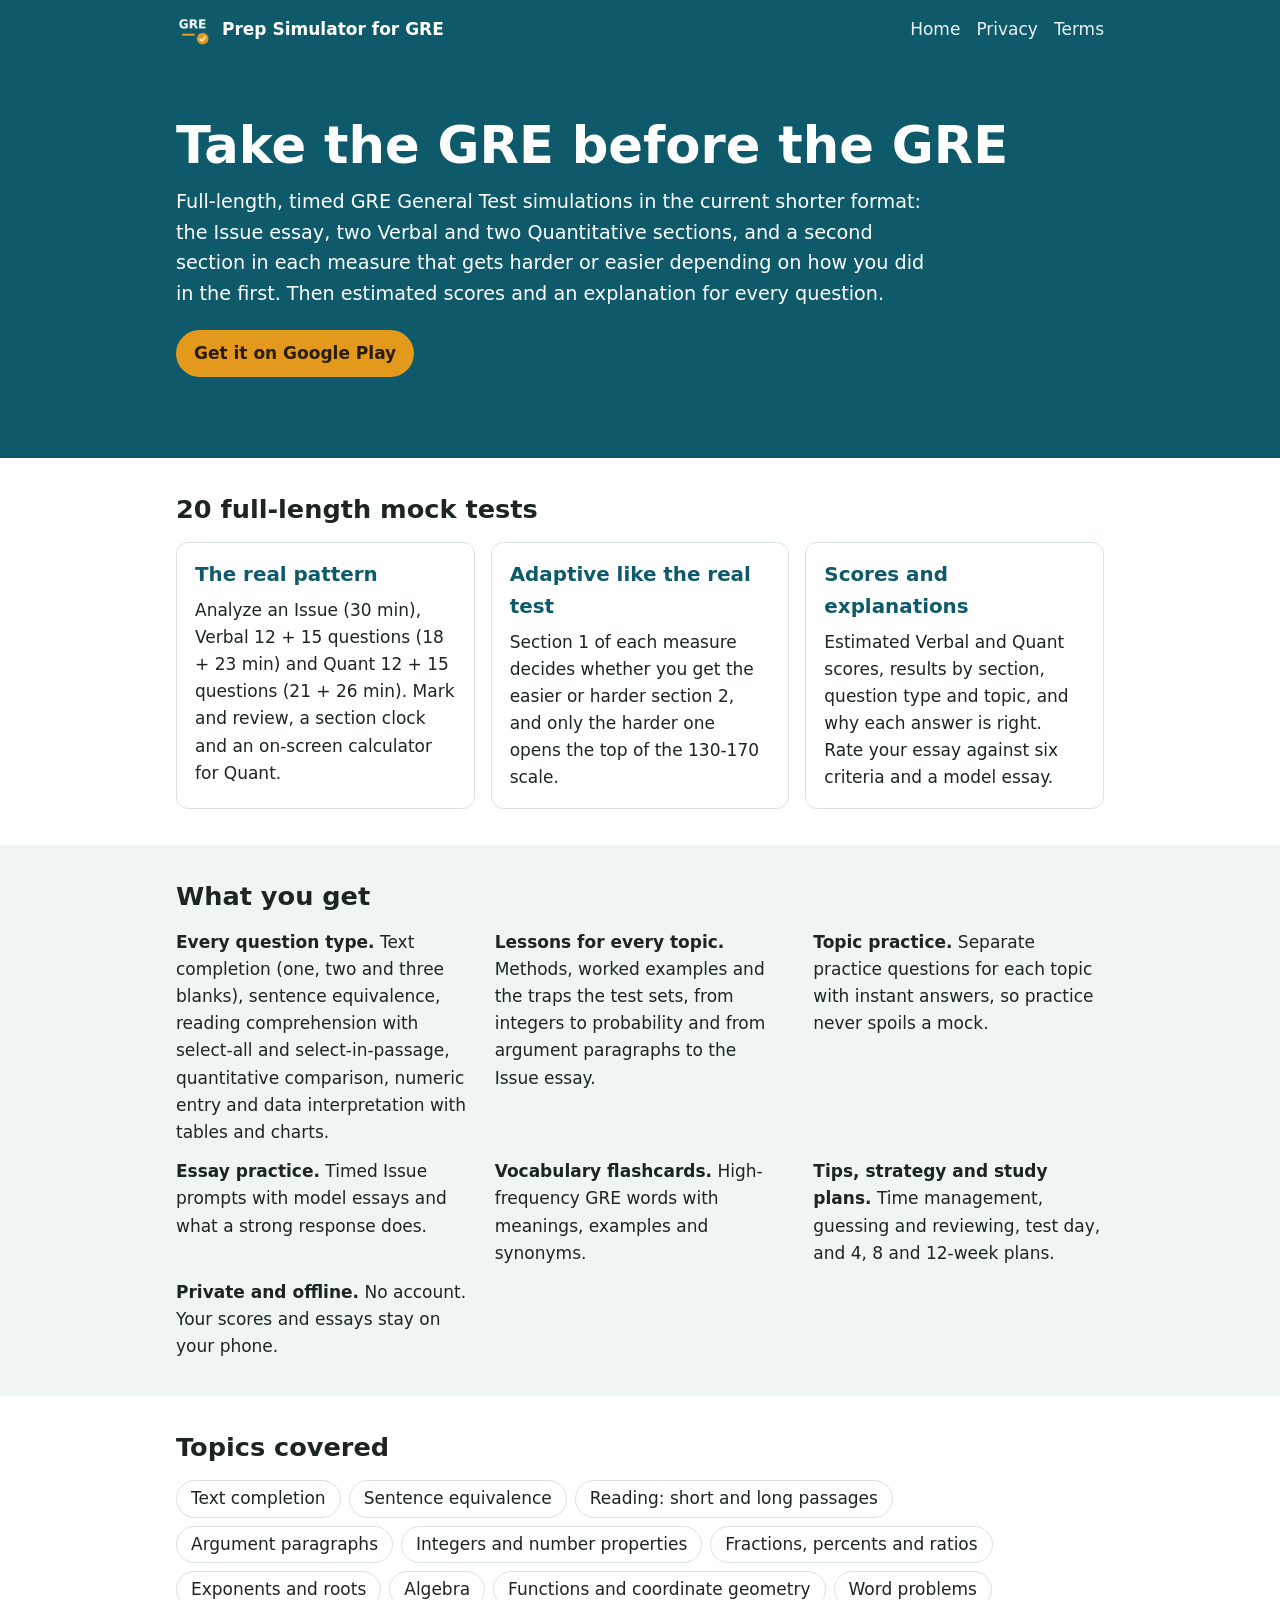
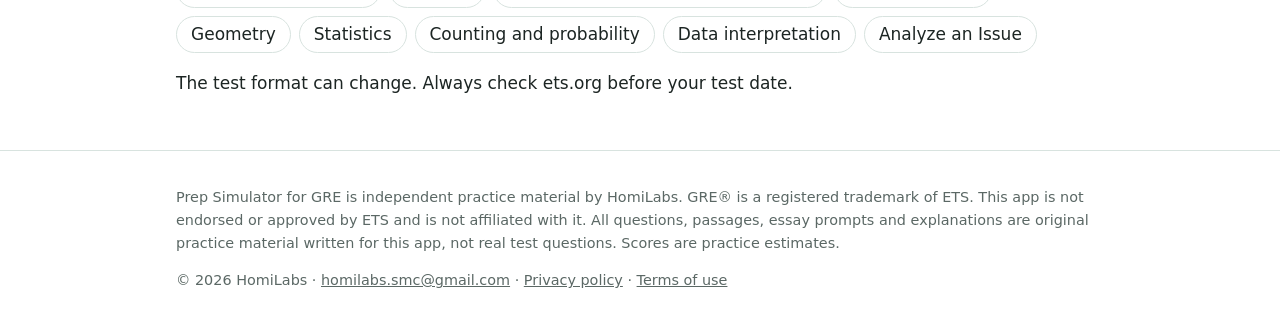
<file: index.html>
<!doctype html>
<html lang="en">
<head>
<meta charset="utf-8">
<meta name="viewport" content="width=device-width, initial-scale=1">
<title>Prep Simulator for GRE – 20 adaptive GRE mock tests, lessons and practice</title>
<meta name="description" content="Prepare for the GRE General Test on Android: 20 full-length mock tests in the current shorter format with adaptive second sections, estimated 130-170 scores, every answer explained, lessons and practice for every Verbal and Quant topic, essay practice with model answers, and vocabulary flashcards.">
<meta property="og:title" content="Prep Simulator for GRE – 20 adaptive GRE mock tests">
<meta property="og:description" content="20 full-length GRE mock tests with adaptive sections, scores and explanations, plus lessons, practice, essay prompts and vocabulary. Offline, no account.">
<meta property="og:url" content="https://gre.homilabs.org/">
<meta property="og:image" content="https://gre.homilabs.org/img/feature-graphic.png">
<meta name="theme-color" content="#0e5a6b">
<link rel="canonical" href="https://gre.homilabs.org/">
<link rel="icon" href="img/favicon.png">
<link rel="stylesheet" href="style.css">
<script type="application/ld+json">
{"@context":"https://schema.org","@type":"MobileApplication","name":"Prep Simulator for GRE","operatingSystem":"Android","applicationCategory":"EducationalApplication","publisher":{"@type":"Organization","name":"HomiLabs","url":"https://homilabs.org"},"offers":{"@type":"Offer","price":"0","priceCurrency":"USD"},"url":"https://gre.homilabs.org/"}
</script>
</head>
<body>
<header class="top"><div class="wrap">
  <a class="brand" href="index.html"><img src="img/icon.png" alt="" width="36" height="36">Prep Simulator for GRE</a>
  <nav class="nav"><a href="index.html">Home</a><a href="privacy.html">Privacy</a><a href="terms.html">Terms</a></nav>
</div></header>

<main>
<section class="hero"><div class="wrap">
  <h1>Take the GRE before the GRE</h1>
  <p class="lead">Full-length, timed GRE General Test simulations in the current shorter format: the Issue essay, two Verbal and two Quantitative sections, and a second section in each measure that gets harder or easier depending on how you did in the first. Then estimated scores and an explanation for every question.</p>
  <p class="cta"><a class="play" href="https://play.google.com/store/apps/details?id=com.homilabs.gre_prep">Get it on Google Play</a></p>
</div></section>

<section class="wrap" id="tests">
  <h2>20 full-length mock tests</h2>
  <div class="cards">
    <article><h3>The real pattern</h3><p>Analyze an Issue (30 min), Verbal 12 + 15 questions (18 + 23 min) and Quant 12 + 15 questions (21 + 26 min). Mark and review, a section clock and an on-screen calculator for Quant.</p></article>
    <article><h3>Adaptive like the real test</h3><p>Section 1 of each measure decides whether you get the easier or harder section 2, and only the harder one opens the top of the 130-170 scale.</p></article>
    <article><h3>Scores and explanations</h3><p>Estimated Verbal and Quant scores, results by section, question type and topic, and why each answer is right. Rate your essay against six criteria and a model essay.</p></article>
  </div>
</section>

<section class="band"><div class="wrap">
  <h2>What you get</h2>
  <ul class="ticks">
    <li><strong>Every question type.</strong> Text completion (one, two and three blanks), sentence equivalence, reading comprehension with select-all and select-in-passage, quantitative comparison, numeric entry and data interpretation with tables and charts.</li>
    <li><strong>Lessons for every topic.</strong> Methods, worked examples and the traps the test sets, from integers to probability and from argument paragraphs to the Issue essay.</li>
    <li><strong>Topic practice.</strong> Separate practice questions for each topic with instant answers, so practice never spoils a mock.</li>
    <li><strong>Essay practice.</strong> Timed Issue prompts with model essays and what a strong response does.</li>
    <li><strong>Vocabulary flashcards.</strong> High-frequency GRE words with meanings, examples and synonyms.</li>
    <li><strong>Tips, strategy and study plans.</strong> Time management, guessing and reviewing, test day, and 4, 8 and 12-week plans.</li>
    <li><strong>Private and offline.</strong> No account. Your scores and essays stay on your phone.</li>
  </ul>
</div></section>

<section class="wrap" id="areas">
  <h2>Topics covered</h2>
  <p class="chips"><span>Text completion</span><span>Sentence equivalence</span><span>Reading: short and long passages</span><span>Argument paragraphs</span><span>Integers and number properties</span><span>Fractions, percents and ratios</span><span>Exponents and roots</span><span>Algebra</span><span>Functions and coordinate geometry</span><span>Word problems</span><span>Geometry</span><span>Statistics</span><span>Counting and probability</span><span>Data interpretation</span><span>Analyze an Issue</span></p>
  <p>The test format can change. Always check ets.org before your test date.</p>
</section>
</main>
<footer class="foot"><div class="wrap">
  <p>Prep Simulator for GRE is independent practice material by HomiLabs. GRE&reg; is a registered trademark of ETS. This app is not endorsed or approved by ETS and is not affiliated with it. All questions, passages, essay prompts and explanations are original practice material written for this app, not real test questions. Scores are practice estimates.</p>
  <p>© 2026 HomiLabs · <a href="mailto:homilabs.smc@gmail.com">homilabs.smc@gmail.com</a> · <a href="privacy.html">Privacy policy</a> · <a href="terms.html">Terms of use</a></p>
</div></footer>
</body>
</html>
</file>
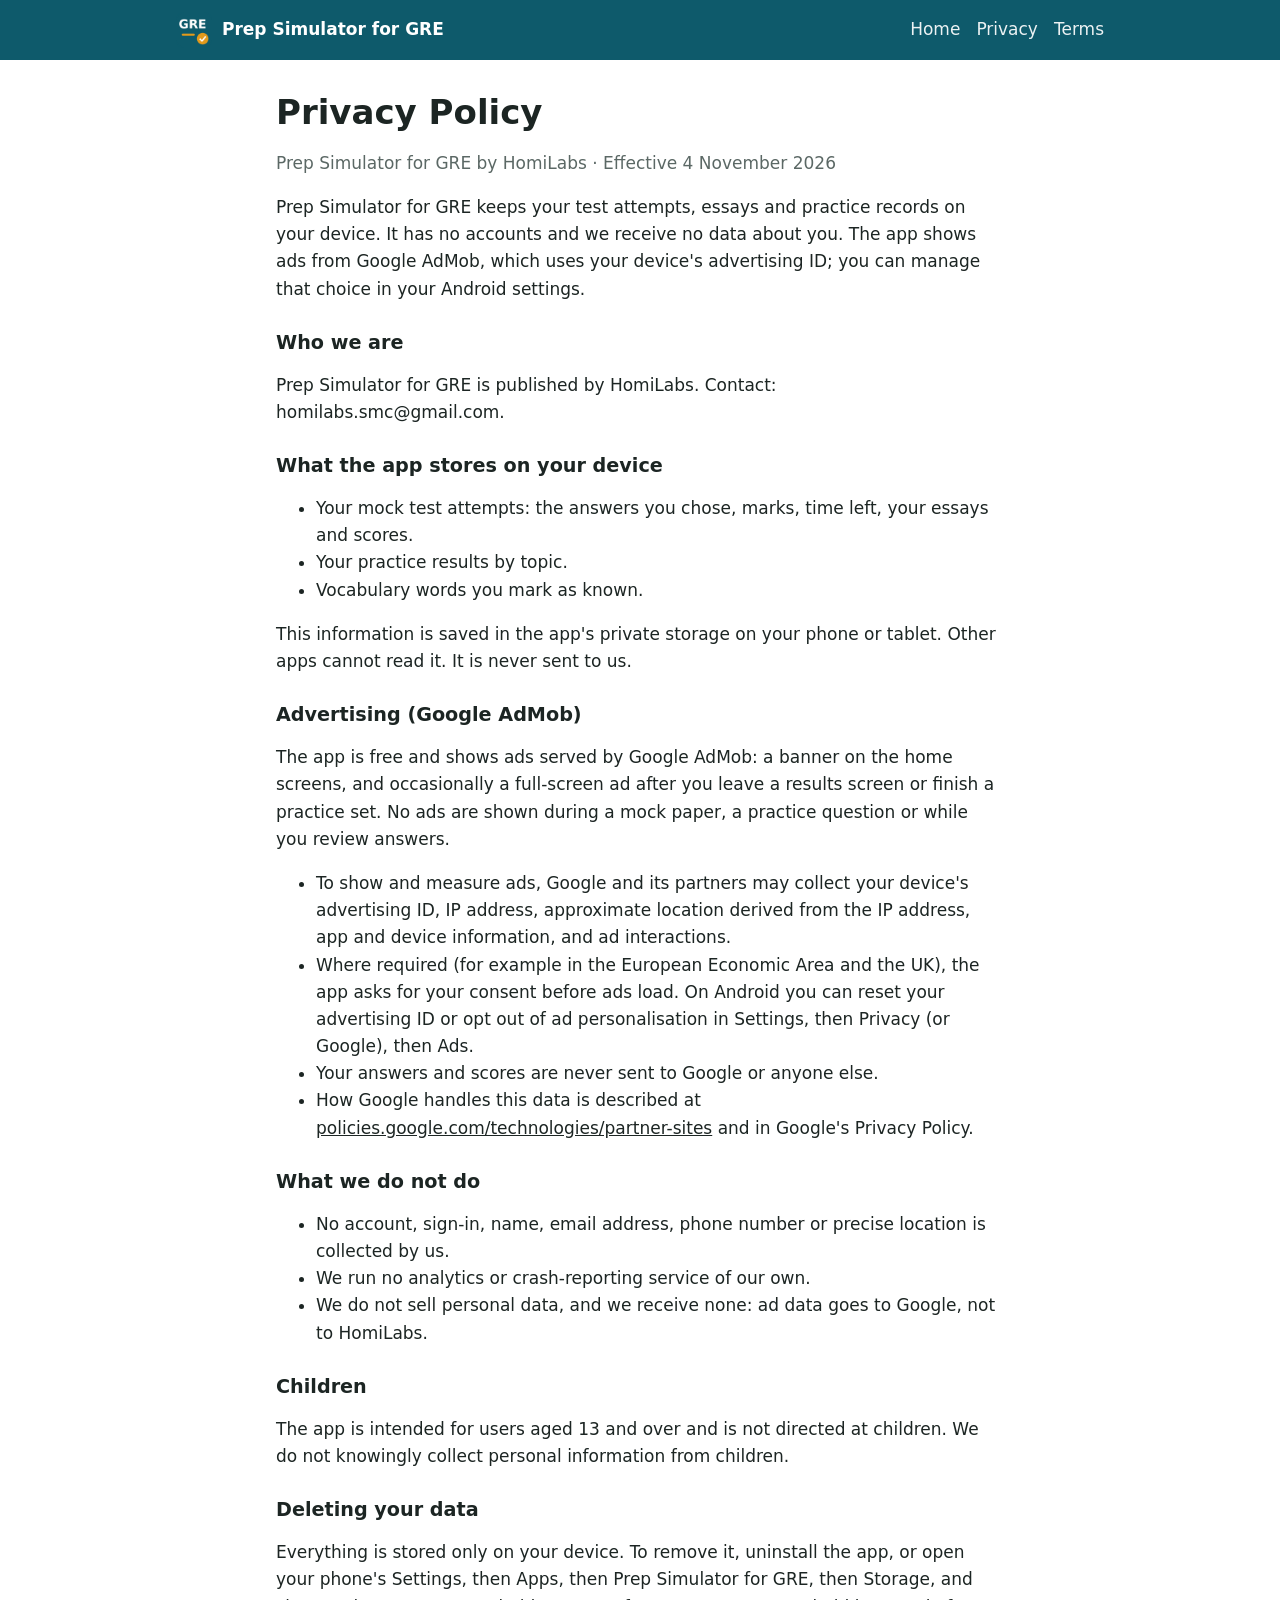
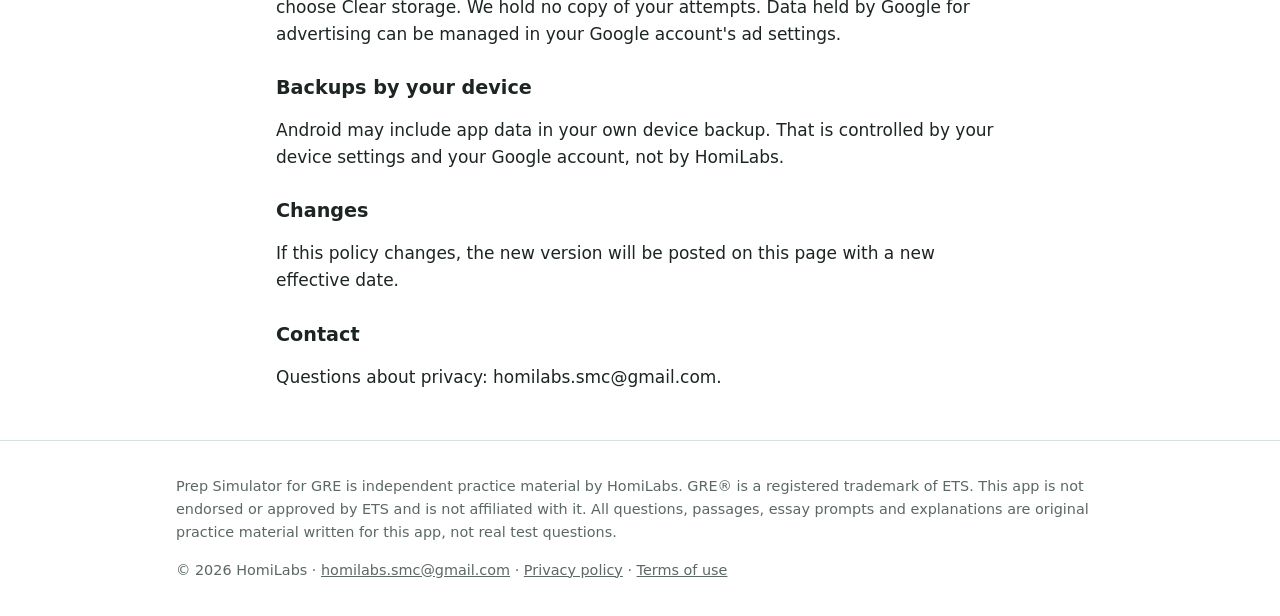
<file: privacy.html>
<!doctype html>
<html lang="en">
<head>
<meta charset="utf-8">
<meta name="viewport" content="width=device-width, initial-scale=1">
<title>Privacy Policy – Prep Simulator for GRE</title>
<meta name="description" content="Privacy policy of the Prep Simulator for GRE Android app by HomiLabs.">
<meta property="og:title" content="Privacy Policy – Prep Simulator for GRE">
<meta property="og:description" content="Privacy policy of the Prep Simulator for GRE Android app by HomiLabs.">
<meta property="og:url" content="https://gre.homilabs.org/privacy.html">
<meta name="theme-color" content="#123a6b">
<link rel="canonical" href="https://gre.homilabs.org/privacy.html">
<link rel="icon" href="img/favicon.png">
<link rel="stylesheet" href="style.css">
</head>
<body>
<header class="top"><div class="wrap">
  <a class="brand" href="index.html"><img src="img/icon.png" alt="" width="36" height="36">Prep Simulator for GRE</a>
  <nav class="nav"><a href="index.html">Home</a><a href="privacy.html">Privacy</a><a href="terms.html">Terms</a></nav>
</div></header>
<main class="wrap doc">
<h1>Privacy Policy</h1>
<p class="muted">Prep Simulator for GRE by HomiLabs · Effective 4 November 2026</p>
<p>Prep Simulator for GRE keeps your test attempts, essays and practice records on your device. It has no accounts and we receive no data about you. The app shows ads from Google AdMob, which uses your device's advertising ID; you can manage that choice in your Android settings.</p><h2>Who we are</h2>
<p>Prep Simulator for GRE is published by HomiLabs. Contact: homilabs.smc@gmail.com.</p>
<h2>What the app stores on your device</h2>
<ul><li>Your mock test attempts: the answers you chose, marks, time left, your essays and scores.</li><li>Your practice results by topic.</li><li>Vocabulary words you mark as known.</li></ul>
<p>This information is saved in the app's private storage on your phone or tablet. Other apps cannot read it. It is never sent to us.</p>
<h2>Advertising (Google AdMob)</h2>
<p>The app is free and shows ads served by Google AdMob: a banner on the home screens, and occasionally a full-screen ad after you leave a results screen or finish a practice set. No ads are shown during a mock paper, a practice question or while you review answers.</p>
<ul><li>To show and measure ads, Google and its partners may collect your device's advertising ID, IP address, approximate location derived from the IP address, app and device information, and ad interactions.</li><li>Where required (for example in the European Economic Area and the UK), the app asks for your consent before ads load. On Android you can reset your advertising ID or opt out of ad personalisation in Settings, then Privacy (or Google), then Ads.</li><li>Your answers and scores are never sent to Google or anyone else.</li><li>How Google handles this data is described at <a href="https://policies.google.com/technologies/partner-sites">policies.google.com/technologies/partner-sites</a> and in Google's Privacy Policy.</li></ul>
<h2>What we do not do</h2>
<ul><li>No account, sign-in, name, email address, phone number or precise location is collected by us.</li><li>We run no analytics or crash-reporting service of our own.</li><li>We do not sell personal data, and we receive none: ad data goes to Google, not to HomiLabs.</li></ul>
<h2>Children</h2>
<p>The app is intended for users aged 13 and over and is not directed at children. We do not knowingly collect personal information from children.</p>
<h2>Deleting your data</h2>
<p>Everything is stored only on your device. To remove it, uninstall the app, or open your phone's Settings, then Apps, then Prep Simulator for GRE, then Storage, and choose Clear storage. We hold no copy of your attempts. Data held by Google for advertising can be managed in your Google account's ad settings.</p>
<h2>Backups by your device</h2>
<p>Android may include app data in your own device backup. That is controlled by your device settings and your Google account, not by HomiLabs.</p>
<h2>Changes</h2>
<p>If this policy changes, the new version will be posted on this page with a new effective date.</p>
<h2>Contact</h2>
<p>Questions about privacy: homilabs.smc@gmail.com.</p>
</main>
<footer class="foot"><div class="wrap">
  <p>Prep Simulator for GRE is independent practice material by HomiLabs. GRE&reg; is a registered trademark of ETS. This app is not endorsed or approved by ETS and is not affiliated with it. All questions, passages, essay prompts and explanations are original practice material written for this app, not real test questions.</p>
  <p>© 2026 HomiLabs · <a href="mailto:homilabs.smc@gmail.com">homilabs.smc@gmail.com</a> · <a href="privacy.html">Privacy policy</a> · <a href="terms.html">Terms of use</a></p>
</div></footer>
</body>
</html>
</file>
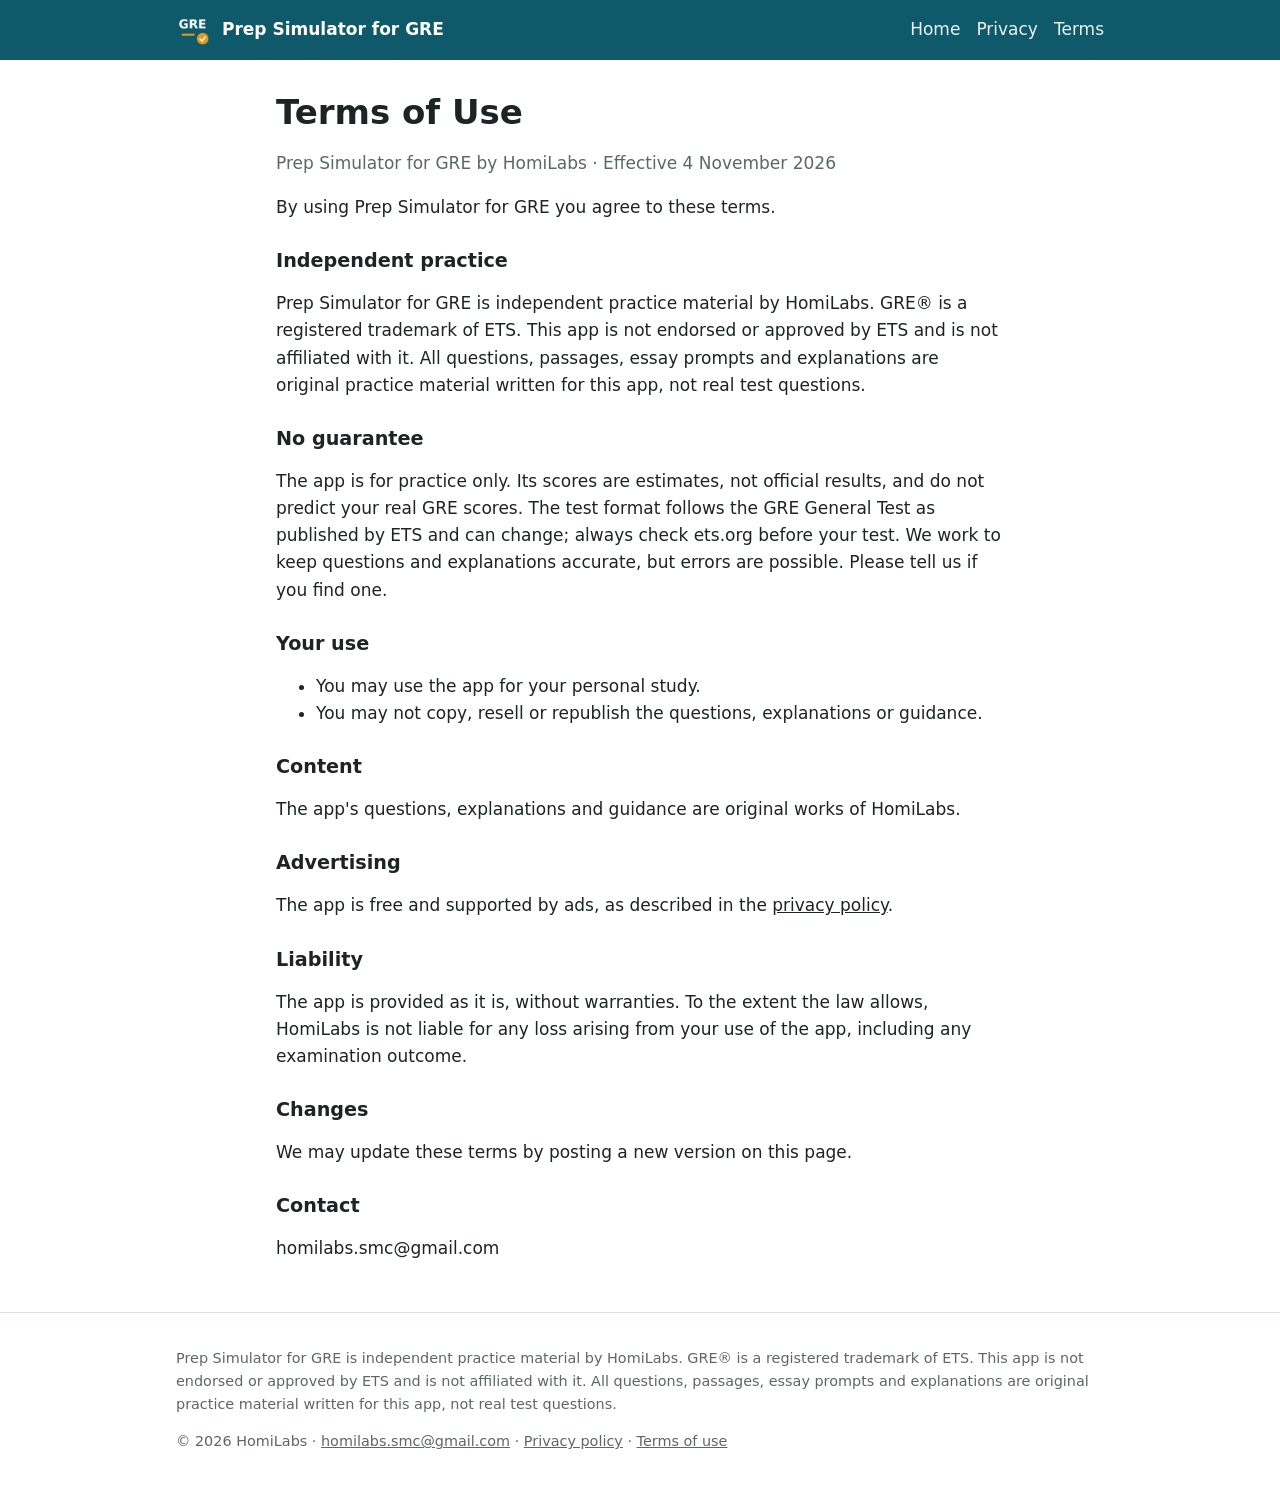
<file: terms.html>
<!doctype html>
<html lang="en">
<head>
<meta charset="utf-8">
<meta name="viewport" content="width=device-width, initial-scale=1">
<title>Terms of Use – Prep Simulator for GRE</title>
<meta name="description" content="Terms of use of the Prep Simulator for GRE Android app by HomiLabs.">
<meta property="og:title" content="Terms of Use – Prep Simulator for GRE">
<meta property="og:description" content="Terms of use of the Prep Simulator for GRE Android app by HomiLabs.">
<meta property="og:url" content="https://gre.homilabs.org/terms.html">
<meta name="theme-color" content="#123a6b">
<link rel="canonical" href="https://gre.homilabs.org/terms.html">
<link rel="icon" href="img/favicon.png">
<link rel="stylesheet" href="style.css">
</head>
<body>
<header class="top"><div class="wrap">
  <a class="brand" href="index.html"><img src="img/icon.png" alt="" width="36" height="36">Prep Simulator for GRE</a>
  <nav class="nav"><a href="index.html">Home</a><a href="privacy.html">Privacy</a><a href="terms.html">Terms</a></nav>
</div></header>
<main class="wrap doc">
<h1>Terms of Use</h1>
<p class="muted">Prep Simulator for GRE by HomiLabs · Effective 4 November 2026</p>
<p>By using Prep Simulator for GRE you agree to these terms.</p><h2>Independent practice</h2>
<p>Prep Simulator for GRE is independent practice material by HomiLabs. GRE&reg; is a registered trademark of ETS. This app is not endorsed or approved by ETS and is not affiliated with it. All questions, passages, essay prompts and explanations are original practice material written for this app, not real test questions.</p>
<h2>No guarantee</h2>
<p>The app is for practice only. Its scores are estimates, not official results, and do not predict your real GRE scores. The test format follows the GRE General Test as published by ETS and can change; always check ets.org before your test. We work to keep questions and explanations accurate, but errors are possible. Please tell us if you find one.</p>
<h2>Your use</h2>
<ul><li>You may use the app for your personal study.</li><li>You may not copy, resell or republish the questions, explanations or guidance.</li></ul>
<h2>Content</h2>
<p>The app's questions, explanations and guidance are original works of HomiLabs.</p>
<h2>Advertising</h2>
<p>The app is free and supported by ads, as described in the <a href="privacy.html">privacy policy</a>.</p>
<h2>Liability</h2>
<p>The app is provided as it is, without warranties. To the extent the law allows, HomiLabs is not liable for any loss arising from your use of the app, including any examination outcome.</p>
<h2>Changes</h2>
<p>We may update these terms by posting a new version on this page.</p>
<h2>Contact</h2>
<p>homilabs.smc@gmail.com</p>
</main>
<footer class="foot"><div class="wrap">
  <p>Prep Simulator for GRE is independent practice material by HomiLabs. GRE&reg; is a registered trademark of ETS. This app is not endorsed or approved by ETS and is not affiliated with it. All questions, passages, essay prompts and explanations are original practice material written for this app, not real test questions.</p>
  <p>© 2026 HomiLabs · <a href="mailto:homilabs.smc@gmail.com">homilabs.smc@gmail.com</a> · <a href="privacy.html">Privacy policy</a> · <a href="terms.html">Terms of use</a></p>
</div></footer>
</body>
</html>
</file>
<file: style.css>
:root{--navy:#0e5a6b;--amber:#e39a1c;--ink:#1c2523;--muted:#5b6865;--paper:#fff;--tint:#eef5f2;--line:#d8e3df}
@media (prefers-color-scheme:dark){:root{--ink:#e6efec;--muted:#a3b3ae;--paper:#101715;--tint:#18221f;--line:#2b3a36}}
*{box-sizing:border-box}
body{margin:0;background:var(--paper);color:var(--ink);font:17px/1.6 system-ui,-apple-system,"Segoe UI",Roboto,sans-serif}
a{color:inherit}
.wrap{max-width:960px;margin:0 auto;padding:0 16px}
.top{background:var(--navy);color:#fff}
.top .wrap{display:flex;flex-wrap:wrap;gap:8px 20px;align-items:center;justify-content:space-between;padding-block:12px}
.brand{display:flex;gap:10px;align-items:center;font-weight:700;text-decoration:none}
.brand img{border-radius:8px}
.nav{display:flex;gap:16px}
.nav a{text-decoration:none;opacity:.92}
.nav a:hover{text-decoration:underline}
.hero{background:var(--navy);color:#fff;padding:56px 0 64px}
.hero h1{font-size:clamp(2rem,6vw,3.2rem);line-height:1.15;margin:0 0 12px}
.lead{font-size:1.2rem;max-width:40em;margin:0 0 20px}
.play{display:inline-block;background:var(--amber);color:#2a1c00;font-weight:700;padding:10px 18px;border-radius:999px;text-decoration:none}
.play:hover{filter:brightness(1.08)}
section.wrap{padding-block:36px}
h2{font-size:1.6rem;line-height:1.25;margin:0 0 16px}
.cards{display:grid;grid-template-columns:repeat(auto-fit,minmax(240px,1fr));gap:16px}
.cards article{border:1px solid var(--line);border-radius:12px;padding:16px 18px}
.cards h3{margin:0 0 6px;color:var(--navy)}
@media (prefers-color-scheme:dark){.cards h3{color:#7fd2bb}}
.cards p{margin:0}
.band{background:var(--tint);padding:36px 0}
.ticks{margin:0;padding:0;list-style:none;display:grid;grid-template-columns:repeat(auto-fit,minmax(280px,1fr));gap:12px 28px}
.chips{display:flex;flex-wrap:wrap;gap:8px;margin:0 0 16px}
.chips span{border:1px solid var(--line);border-radius:999px;padding:4px 14px}
.doc{padding-block:32px;max-width:760px}
.doc h1{margin:0 0 4px;line-height:1.2}
.doc h2{font-size:1.2rem;margin:28px 0 6px}
.muted{color:var(--muted)}
.foot{border-top:1px solid var(--line);color:var(--muted);font-size:.9rem;padding:20px 0}
</file>
